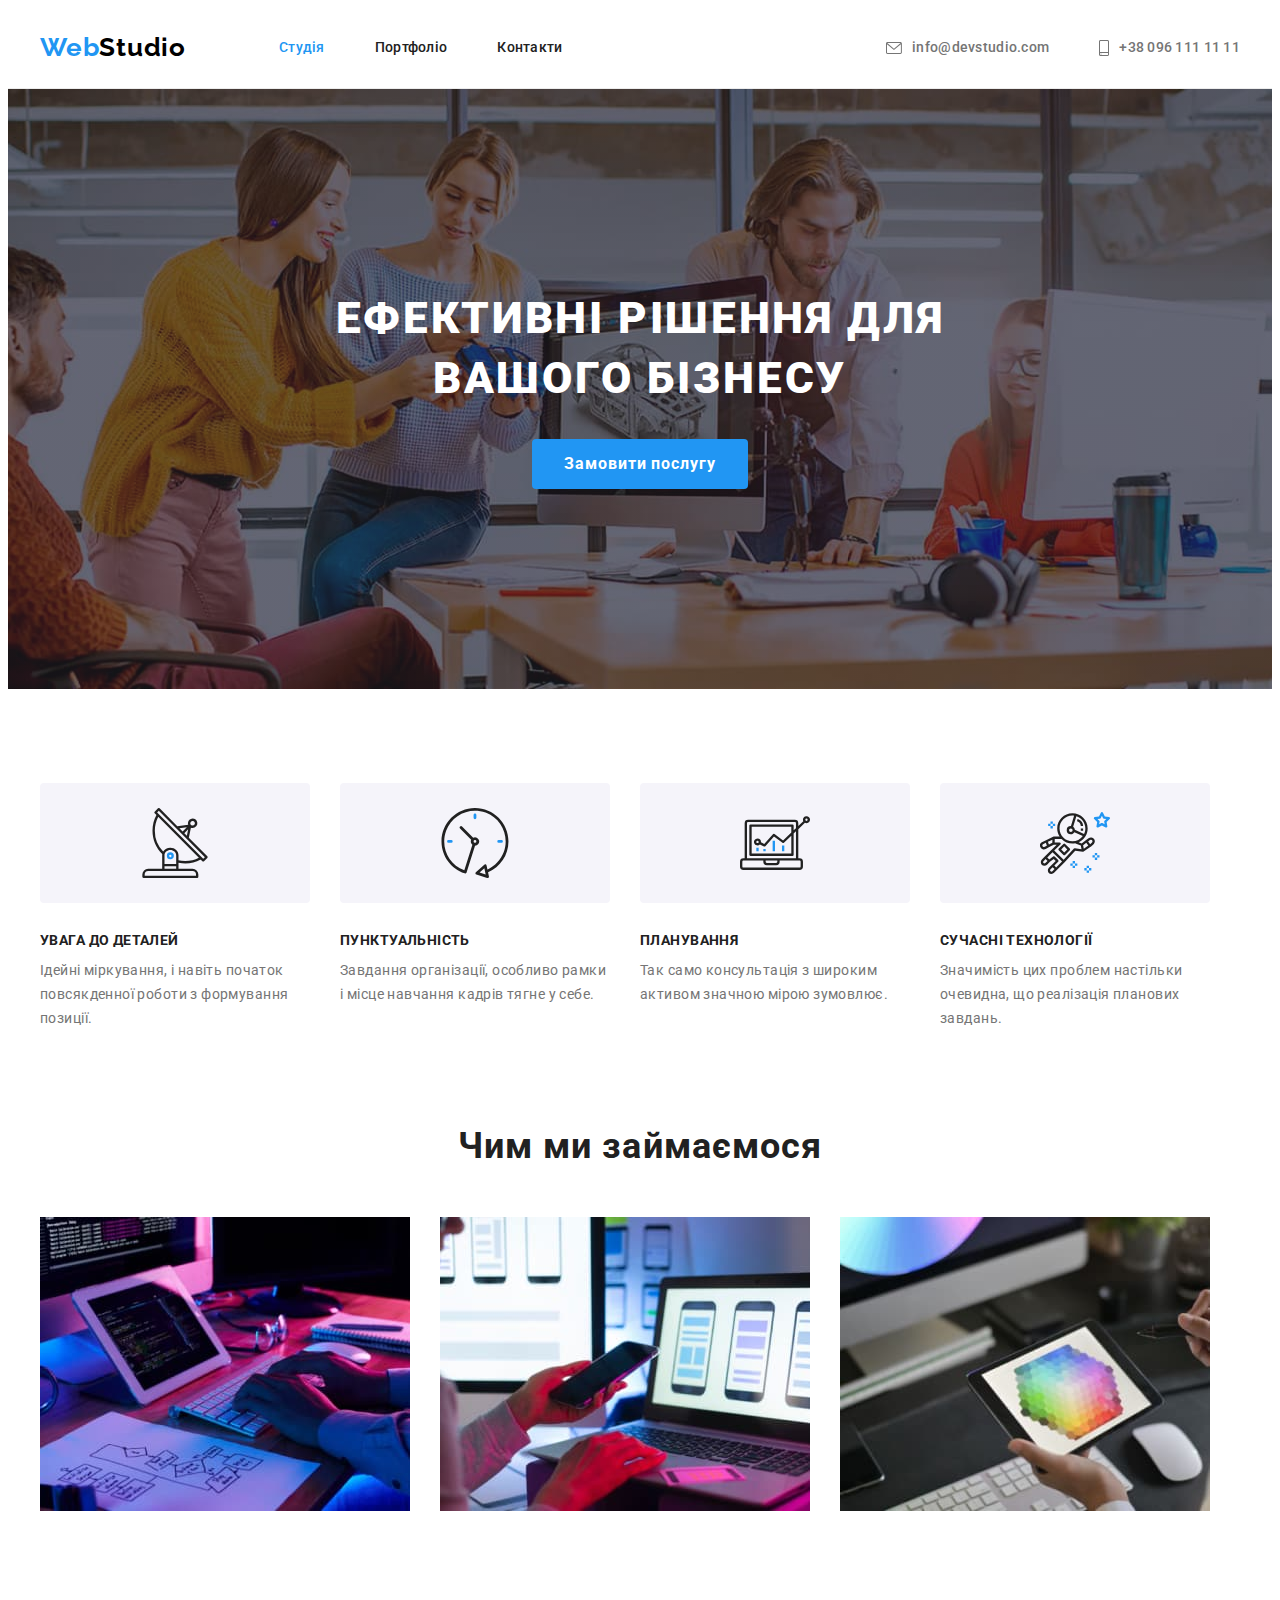
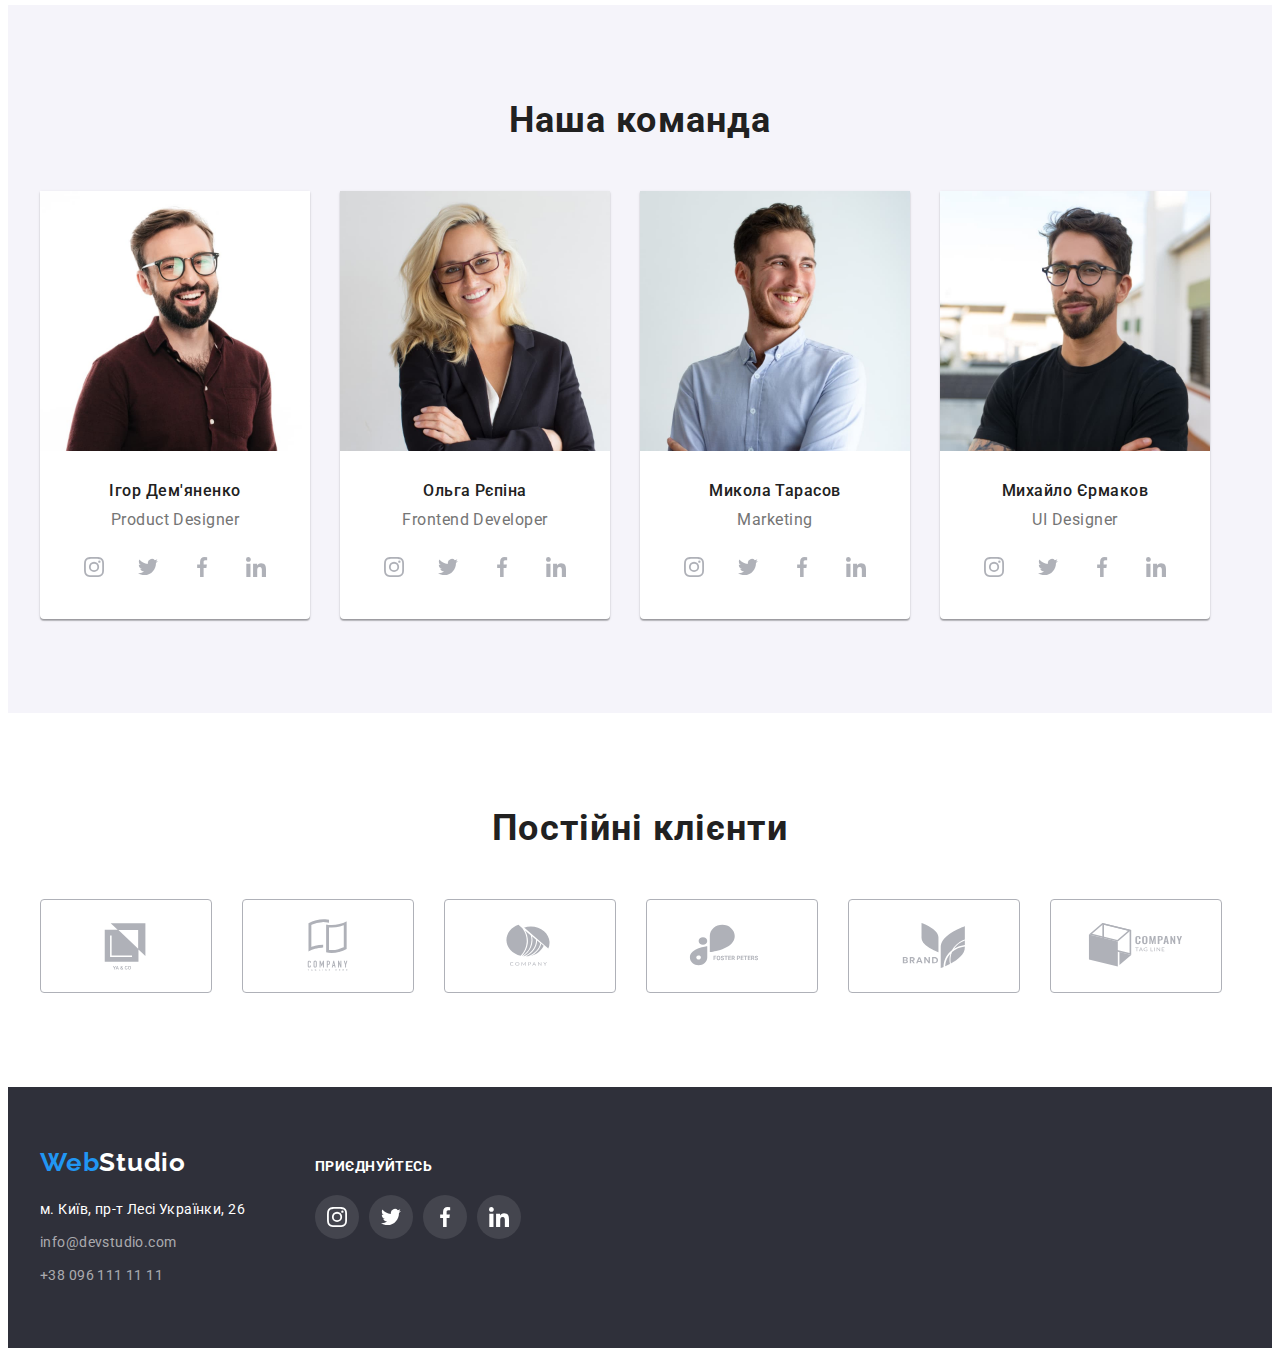
<file: index.html>
<!DOCTYPE html>
<html lang="uk">
  <head>
    <meta charset="UTF-8" />
    <meta http-equiv="X-UA-Compatible" content="IE=edge" />
    <meta name="viewport" content="width=device-width, initial-scale=1.0" />
    <title>GoIT Homwork No2 | Головна</title>
    <link
      href="https://fonts.googleapis.com/css2?family=Raleway:wght@700&family=Roboto:wght@400;500;700;900&display=swap"
      rel="stylesheet"
    />
    <link
      rel="stylesheet"
      href="https://cdnjs.cloudflare.com/ajax/libs/modern-normalize/1.1.0/modern-normalize.min.css"
      integrity="sha512-wpPYUAdjBVSE4KJnH1VR1HeZfpl1ub8YT/NKx4PuQ5NmX2tKuGu6U/JRp5y+Y8XG2tV+wKQpNHVUX03MfMFn9Q=="
      crossorigin="anonymous"
      referrerpolicy="no-referrer"
    />
    <link rel="stylesheet" href="./css/styles.css" />
  </head>
  <body>
    <header class="header">
      <div class="navigation container">
        <nav class="main-navigation">
          <a href="./index.html" class="logo upper"><span class="logo-blue">Web</span>Studio</a>
          <ul class="flex-schedule list">
            <li class="navigation-item">
              <a class="navigation-link is-active" href="./index.html">Студія</a>
            </li>
            <li class="navigation-item">
              <a class="navigation-link" href="./portfolio.html">Портфоліо</a>
            </li>
            <li class="navigation-item">
              <a class="navigation-link" href="">Контакти</a>
            </li>
          </ul>
        </nav>
        <div class="contacts-wrapper">
          <a class="navigation-contacts" href="mailto:info@devstudio.com">
            <svg class="contacts-icon" width="16px" height="12px">
              <use href="./images/icons.svg#icon-envelope"></use>
            </svg>
            info@devstudio.com
          </a>
          <a class="navigation-contacts" href="tel:+380961111111">
            <svg class="contacts-icon" width="10px" height="16px">
              <use href="./images/icons.svg#icon-smartphone"></use>
            </svg>
            +38 096 111 11 11
          </a>
        </div>
      </div>
    </header>
    <main>
      <!--Секція "герой"-->
      <section class="hero section">
        <div class="container">
          <h1 class="hero-title">Ефективні рішення для <br />вашого бізнесу</h1>
          <button type="button" class="hero-button">Замовити послугу</button>
        </div>
      </section>
      <!--Секція "Переваги"-->
      <section class="benefits section">
        <div class="container">
          <h2 class="visually-hidden">Переваги</h2>
          <ul class="flex-schedule list">
            <li class="features-item">
              <div class="feature-picture">
                <svg class="benefits-icon">
                  <use href="./images/icons.svg#icon-attention"></use>
                </svg>
              </div>
              <h3 class="features-title">УВАГА ДО ДЕТАЛЕЙ</h3>
              <p class="features-description">
                Ідейні міркування, і навіть початок повсякденної роботи з формування позиції.
              </p>
            </li>
            <li class="features-item">
              <div class="feature-picture">
                <svg class="benefits-icon">
                  <use href="./images/icons.svg#icon-punctuality"></use>
                </svg>
              </div>
              <h3 class="features-title">ПУНКТУАЛЬНІСТЬ</h3>
              <p class="features-description">
                Завдання організації, особливо рамки і місце навчання кадрів тягне у себе.
              </p>
            </li>
            <li class="features-item">
              <div class="feature-picture">
                <svg class="benefits-icon">
                  <use href="./images/icons.svg#icon-planning"></use>
                </svg>
              </div>
              <h3 class="features-title">ПЛАНУВАННЯ</h3>
              <p class="features-description">
                Так само консультація з широким активом значною мірою зумовлює.
              </p>
            </li>
            <li class="features-item">
              <div class="feature-picture">
                <svg class="benefits-icon">
                  <use href="./images/icons.svg#icon-technology"></use>
                </svg>
              </div>
              <h3 class="features-title">СУЧАСНІ ТЕХНОЛОГІЇ</h3>
              <p class="features-description">
                Значимість цих проблем настільки очевидна, що реалізація планових завдань.
              </p>
            </li>
          </ul>
        </div>
      </section>
      <!--Секція "Напрямки діяльності"-->
      <section class="section">
        <div class="container">
          <h2 class="section-caption">Чим ми займаємося</h2>
          <ul class="flex-schedule list">
            <li class="practice-item">
              <img
                src="./images/computer.jpg"
                alt="Програмування на комп‘ютері"
                width="370"
                height="294"
              />
            </li>
            <li class="practice-item">
              <img src="./images/laptop.jpg" alt="Верстка на комп‘ютері" width="370" height="294" />
            </li>
            <li class="practice-item">
              <img
                src="./images/tablet.jpg"
                alt="Підбір кольору на планшеті"
                width="370"
                height="294"
              />
            </li>
          </ul>
        </div>
      </section>
      <!--Секція "Про команду"-->
      <section class="section-team section">
        <div class="container">
          <h2 class="section-caption">Наша команда</h2>
          <ul class="flex-schedule list">
            <li class="team-item">
              <img
                class="team-image"
                src="./images/ihor.jpg"
                alt="Фото Ігора Дем‘яненко"
                width="270"
                height="260"
              />
              <div class="team-wrapper">
                <h3 class="team-name">Ігор Дем'яненко</h3>
                <p class="team-position" lang="en">Product Designer</p>
                <ul class="flex-schedule list">
                  <li class="media-item">
                    <a href="https://www.instagram.com" class="media-link">
                      <svg class="media-icon">
                        <use href="./images/icons.svg#icon-instagram"></use>
                      </svg>
                    </a>
                  </li>
                  <li class="media-item">
                    <a href="https://twitter.com" class="media-link">
                      <svg class="media-icon">
                        <use href="./images/icons.svg#icon-twitter"></use>
                      </svg>
                    </a>
                  </li>
                  <li class="media-item">
                    <a href="https://www.facebook.com" class="media-link">
                      <svg class="media-icon">
                        <use href="./images/icons.svg#icon-facebook"></use>
                      </svg>
                    </a>
                  </li>
                  <li class="media-item">
                    <a href="https://www.linkedin.com" class="media-link">
                      <svg class="media-icon">
                        <use href="./images/icons.svg#icon-linkedin"></use>
                      </svg>
                    </a>
                  </li>
                </ul>
              </div>
            </li>
            <li class="team-item">
              <img
                class="team-image"
                src="./images/olha.jpg"
                alt="Фото Ольги Рєпіної"
                width="270"
                height="260"
              />
              <div class="team-wrapper">
                <h3 class="team-name">Ольга Рєпіна</h3>
                <p class="team-position" lang="en">Frontend Developer</p>
                <ul class="flex-schedule list">
                  <li class="media-item">
                    <a href="https://www.instagram.com" class="media-link">
                      <svg class="media-icon">
                        <use href="./images/icons.svg#icon-instagram"></use>
                      </svg>
                    </a>
                  </li>
                  <li class="media-item">
                    <a href="https://twitter.com" class="media-link">
                      <svg class="media-icon">
                        <use href="./images/icons.svg#icon-twitter"></use>
                      </svg>
                    </a>
                  </li>
                  <li class="media-item">
                    <a href="https://www.facebook.com" class="media-link">
                      <svg class="media-icon">
                        <use href="./images/icons.svg#icon-facebook"></use>
                      </svg>
                    </a>
                  </li>
                  <li class="media-item">
                    <a href="https://www.linkedin.com" class="media-link">
                      <svg class="media-icon">
                        <use href="./images/icons.svg#icon-linkedin"></use>
                      </svg>
                    </a>
                  </li>
                </ul>
              </div>
            </li>
            <li class="team-item">
              <img
                class="team-image"
                src="./images/mykola.jpg"
                alt="Фото Миколи Тарасова"
                width="270"
                height="260"
              />
              <div class="team-wrapper">
                <h3 class="team-name">Микола Тарасов</h3>
                <p class="team-position" lang="en">Marketing</p>
                <ul class="flex-schedule list">
                  <li class="media-item">
                    <a href="https://www.instagram.com" class="media-link">
                      <svg class="media-icon">
                        <use href="./images/icons.svg#icon-instagram"></use>
                      </svg>
                    </a>
                  </li>
                  <li class="media-item">
                    <a href="https://twitter.com" class="media-link">
                      <svg class="media-icon">
                        <use href="./images/icons.svg#icon-twitter"></use>
                      </svg>
                    </a>
                  </li>
                  <li class="media-item">
                    <a href="https://www.facebook.com" class="media-link">
                      <svg class="media-icon">
                        <use href="./images/icons.svg#icon-facebook"></use>
                      </svg>
                    </a>
                  </li>
                  <li class="media-item">
                    <a href="https://www.linkedin.com" class="media-link">
                      <svg class="media-icon">
                        <use href="./images/icons.svg#icon-linkedin"></use>
                      </svg>
                    </a>
                  </li>
                </ul>
              </div>
            </li>
            <li class="team-item">
              <img
                class="team-image"
                src="./images/mykhailo.jpg"
                alt="Фото Михайла Єрмакова"
                width="270"
                height="260"
              />
              <div class="team-wrapper">
                <h3 class="team-name">Михайло Єрмаков</h3>
                <p class="team-position" lang="en">UI Designer</p>
                <ul class="flex-schedule list">
                  <li class="media-item">
                    <a href="https://www.instagram.com" class="media-link">
                      <svg class="media-icon">
                        <use href="./images/icons.svg#icon-instagram"></use>
                      </svg>
                    </a>
                  </li>
                  <li class="media-item">
                    <a href="https://twitter.com" class="media-link">
                      <svg class="media-icon">
                        <use href="./images/icons.svg#icon-twitter"></use>
                      </svg>
                    </a>
                  </li>
                  <li class="media-item">
                    <a href="https://www.facebook.com" class="media-link">
                      <svg class="media-icon">
                        <use href="./images/icons.svg#icon-facebook"></use>
                      </svg>
                    </a>
                  </li>
                  <li class="media-item">
                    <a href="https://www.linkedin.com" class="media-link">
                      <svg class="media-icon">
                        <use href="./images/icons.svg#icon-linkedin"></use>
                      </svg>
                    </a>
                  </li>
                </ul>
              </div>
            </li>
          </ul>
        </div>
      </section>
      <!-- Секція "Постійні клієнти" -->
      <section class="section">
        <div class="container">
          <h2 class="section-caption">Постійні клієнти</h2>
          <ul class="list clients">
            <li class="client-item">
              <a href="" class="client-link">
                <svg class="client-icon">
                  <use href="./images/icons.svg#icon-ya-company"></use>
                </svg>
              </a>
            </li>
            <li class="client-item">
              <a href="" class="client-link">
                <svg class="client-icon">
                  <use href="./images/icons.svg#icon-company-a"></use>
                </svg>
              </a>
            </li>
            <li class="client-item">
              <a href="" class="client-link">
                <svg class="client-icon">
                  <use href="./images/icons.svg#icon-company-b"></use>
                </svg>
              </a>
            </li>
            <li class="client-item">
              <a href="" class="client-link">
                <svg class="client-icon">
                  <use href="./images/icons.svg#icon-forest"></use>
                </svg>
              </a>
            </li>
            <li class="client-item">
              <a href="" class="client-link">
                <svg class="client-icon">
                  <use href="./images/icons.svg#icon-brand"></use>
                </svg>
              </a>
            </li>
            <li class="client-item">
              <a href="" class="client-link">
                <svg class="client-icon">
                  <use href="./images/icons.svg#icon-company-c"></use>
                </svg>
              </a>
            </li>
          </ul>
        </div>
      </section>
    </main>

    <footer class="footer">
      <div class="container footer-flex">
        <div class="address-info">
          <a href="./index.html" class="logo lower"><span class="logo-blue">Web</span>Studio</a>
          <address>
            <ul class="list">
              <li class="address-list">
                <a
                  class="address"
                  href="https://goo.gl/maps/Dzyk4giRB26Cq9mM9"
                  rel="noopener noreffer"
                >
                  м. Київ, пр-т Лесі Українки, 26
                </a>
              </li>
              <li class="address-list">
                <a class="address contacts" href="mailto:info@devstudio.com">info@devstudio.com</a>
              </li>
              <li class="address-list">
                <a class="address contacts" href="tel:+380961111111">+38 096 111 11 11</a>
              </li>
            </ul>
          </address>
        </div>
        <div class="social-media">
          <h3 class="media-title">приєднуйтесь</h3>
          <ul class="flex-schedule list">
            <li class="media-item">
              <a href="https://www.instagram.com" class="media-link grey-circle">
                <svg class="media-icon footer-media">
                  <use href="./images/icons.svg#icon-instagram"></use>
                </svg>
              </a>
            </li>
            <li class="media-item">
              <a href="https://twitter.com" class="media-link grey-circle">
                <svg class="media-icon footer-media">
                  <use href="./images/icons.svg#icon-twitter"></use>
                </svg>
              </a>
            </li>
            <li class="media-item">
              <a href="https://www.facebook.com" class="media-link grey-circle">
                <svg class="media-icon footer-media">
                  <use href="./images/icons.svg#icon-facebook"></use>
                </svg>
              </a>
            </li>
            <li class="media-item">
              <a href="https://www.linkedin.com" class="media-link grey-circle">
                <svg class="media-icon footer-media">
                  <use href="./images/icons.svg#icon-linkedin"></use>
                </svg>
              </a>
            </li>
          </ul>
        </div>
      </div>
    </footer>
  </body>
</html>
</file>
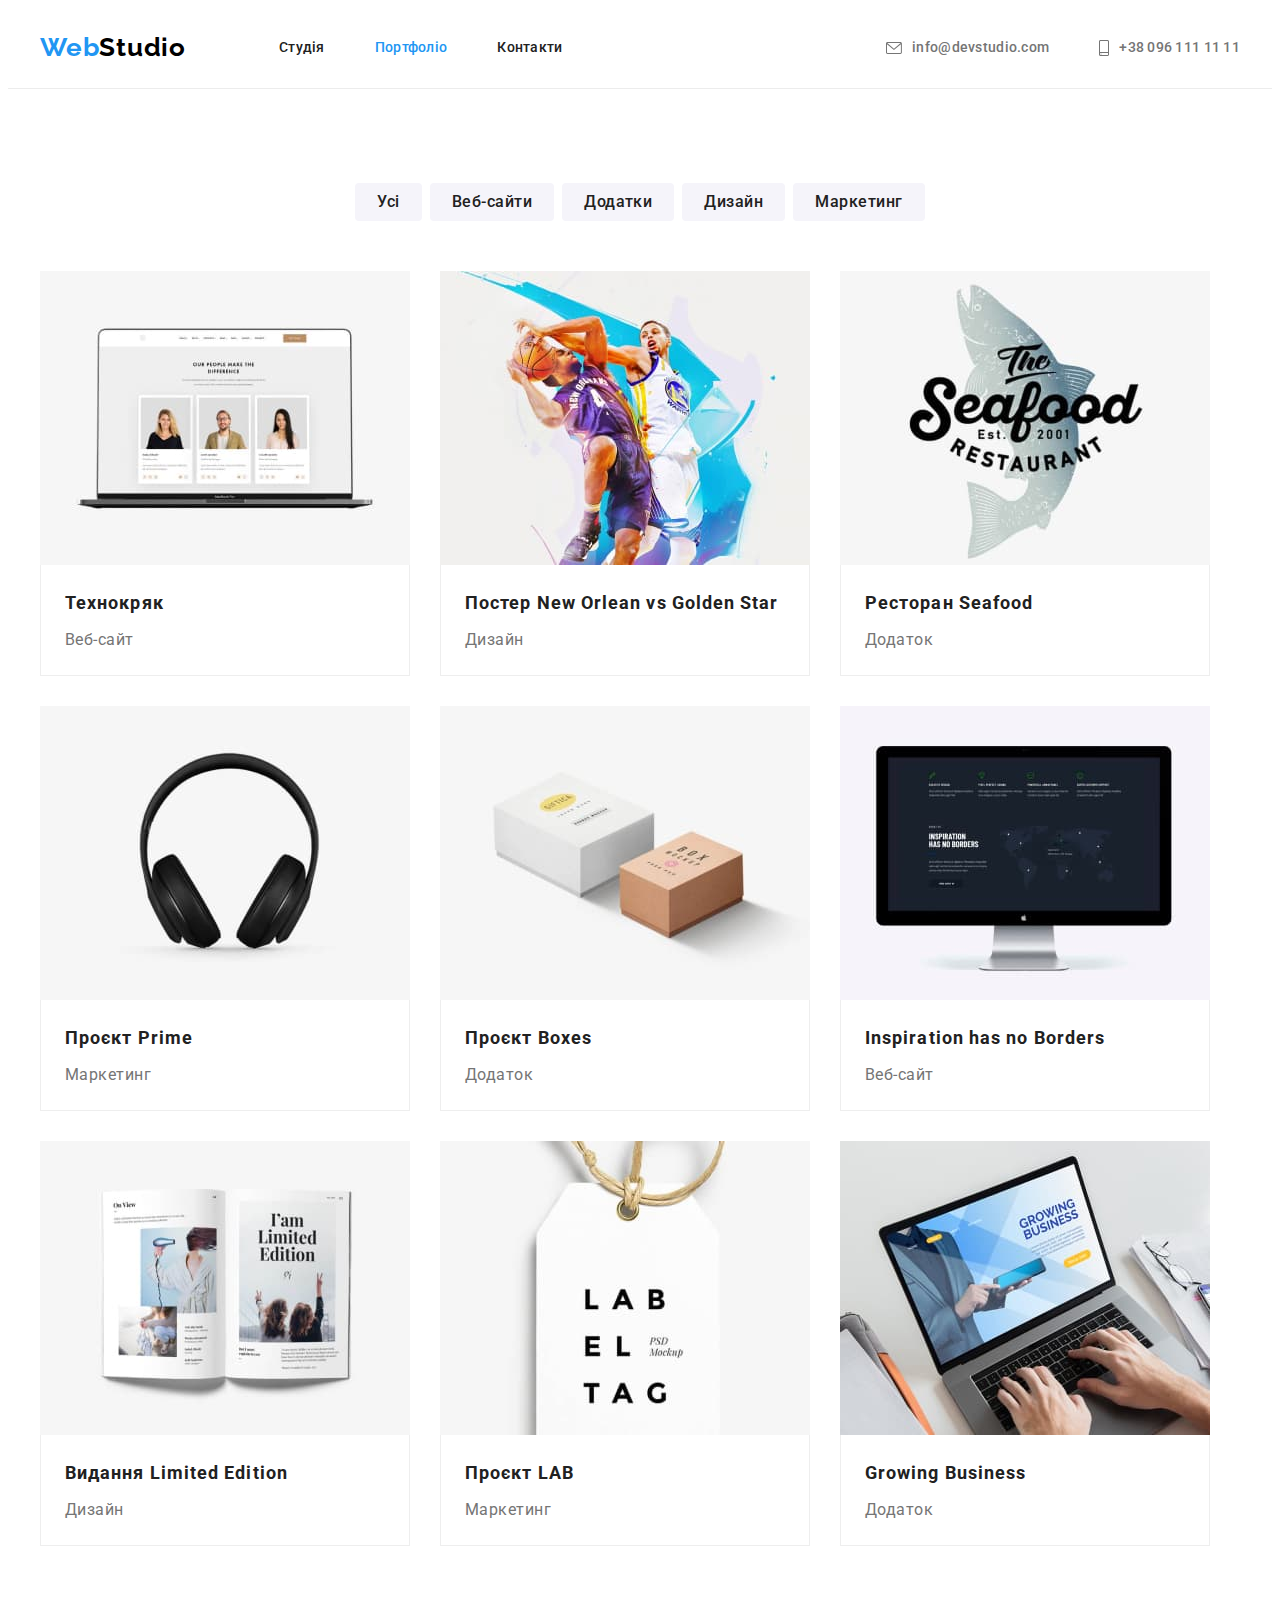
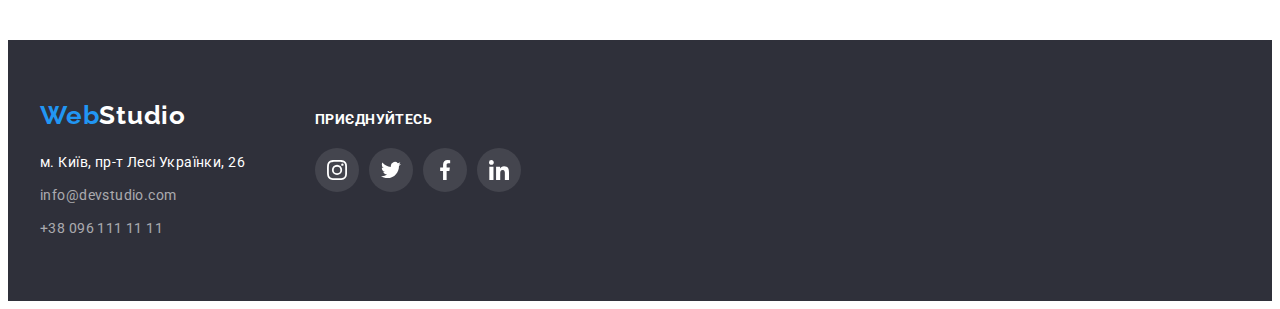
<file: portfolio.html>
<!DOCTYPE html>
<html lang="uk">
  <head>
    <meta charset="UTF-8" />
    <meta http-equiv="X-UA-Compatible" content="IE=edge" />
    <meta name="viewport" content="width=device-width, initial-scale=1.0" />
    <title>GoIT Homwork No2 | Головна</title>
    <link
      href="https://fonts.googleapis.com/css2?family=Raleway:wght@700&family=Roboto:wght@400;500;700;900&display=swap"
      rel="stylesheet"
    />
    <link
      rel="stylesheet"
      href="https://cdnjs.cloudflare.com/ajax/libs/modern-normalize/1.1.0/modern-normalize.min.css"
      integrity="sha512-wpPYUAdjBVSE4KJnH1VR1HeZfpl1ub8YT/NKx4PuQ5NmX2tKuGu6U/JRp5y+Y8XG2tV+wKQpNHVUX03MfMFn9Q=="
      crossorigin="anonymous"
      referrerpolicy="no-referrer"
    />
    <link rel="stylesheet" href="./css/styles.css" />
  </head>
  <body>
    <header class="header">
      <div class="navigation container">
        <nav class="main-navigation">
          <a href="./index.html" class="logo upper"><span class="logo-blue">Web</span>Studio</a>
          <ul class="flex-schedule list">
            <li class="navigation-item">
              <a class="navigation-link" href="./index.html">Студія</a>
            </li>
            <li class="navigation-item">
              <a class="navigation-link is-active" href="./portfolio.html">Портфоліо</a>
            </li>
            <li class="navigation-item">
              <a class="navigation-link" href="">Контакти</a>
            </li>
          </ul>
        </nav>
        <div class="contacts-wrapper">
          <a class="navigation-contacts" href="mailto:info@devstudio.com">
            <svg class="contacts-icon" width="16px" height="12px">
              <use href="./images/icons.svg#icon-envelope"></use>
            </svg>
            info@devstudio.com
          </a>
          <a class="navigation-contacts" href="tel:+380961111111">
            <svg class="contacts-icon" width="10px" height="16px">
              <use href="./images/icons.svg#icon-smartphone"></use>
            </svg>
            +38 096 111 11 11
          </a>
        </div>
      </div>
    </header>
    <main>
      <section class="portfolio section">
        <div class="container">
          <h1 class="visually-hidden">Портфоліо</h1>
          <ul class="flex-schedule buttons list">
            <li class="filter-item">
              <button type="button" class="filter-button">Усі</button>
            </li>
            <li class="filter-item">
              <button type="button" class="filter-button">Веб-сайти</button>
            </li>
            <li class="filter-item">
              <button type="button" class="filter-button">Додатки</button>
            </li>
            <li class="filter-item">
              <button type="button" class="filter-button">Дизайн</button>
            </li>
            <li class="filter-item">
              <button type="button" class="filter-button">Маркетинг</button>
            </li>
          </ul>
          <ul class="flex-schedule flex-wrap list">
            <li class="portfolio-item">
              <img
                class="portfolio-image"
                src="./images/technocrack.jpg"
                alt="Макбук з відкритим сайтом Технокряк"
                width="370"
                height="294"
              />
              <div class="portfolio-box">
                <h2 class="project-name">Технокряк</h2>
                <p class="project-type">Веб-сайт</p>
              </div>
            </li>
            <li class="portfolio-item">
              <img
                class="portfolio-image"
                src="./images/poster-new-orlean.jpg"
                alt="Два ігроки Нью-Орлеана та Голден-Стара змагаються за баскетбольний м‘яч"
                width="370"
                height="294"
              />
              <div class="portfolio-box">
                <h2 class="project-name">Постер New Orlean vs Golden Star</h2>
                <p class="project-type">Дизайн</p>
              </div>
            </li>
            <li class="portfolio-item">
              <img
                class="portfolio-image"
                src="./images/seafood-app.jpg"
                alt="Логотип ресторану Сіфуд з рибою на фоні"
                width="370"
                height="294"
              />
              <div class="portfolio-box">
                <h2 class="project-name">Ресторан Seafood</h2>
                <p class="project-type">Додаток</p>
              </div>
            </li>
            <li class="portfolio-item">
              <img
                class="portfolio-image"
                src="./images/prime-project.jpg"
                alt="Навушники на сірому тлі"
                width="370"
                height="294"
              />
              <div class="portfolio-box">
                <h2 class="project-name">Проєкт Prime</h2>
                <p class="project-type">Маркетинг</p>
              </div>
            </li>
            <li class="portfolio-item">
              <img
                class="portfolio-image"
                src="./images/boxes-app.jpg"
                alt="Сіра та коричнева коробки на сірому тлі"
                width="370"
                height="294"
              />
              <div class="portfolio-box">
                <h2 class="project-name">Проєкт Boxes</h2>
                <p class="project-type">Додаток</p>
              </div>
            </li>
            <li class="portfolio-item">
              <img
                class="portfolio-image"
                src="./images/inspiration-site.jpg"
                alt="Аймак з вікритим сайтом Натхнення без кордонів"
                width="370"
                height="294"
              />
              <div class="portfolio-box">
                <h2 class="project-name">Inspiration has no Borders</h2>
                <p class="project-type">Веб-сайт</p>
              </div>
            </li>
            <li class="portfolio-item">
              <img
                class="portfolio-image"
                src="./images/limited-edition.jpg"
                alt="Розгорненний екземпляр журналу Лімітед едішин"
                width="370"
                height="294"
              />
              <div class="portfolio-box">
                <h2 class="project-name">Видання Limited Edition</h2>
                <p class="project-type">Дизайн</p>
              </div>
            </li>
            <li class="portfolio-item">
              <img
                class="portfolio-image"
                src="./images/lab-project.jpg"
                alt="Біла лейба з написом labeltag"
                width="370"
                height="294"
              />
              <div class="portfolio-box">
                <h2 class="project-name">Проєкт LAB</h2>
                <p class="project-type">Маркетинг</p>
              </div>
            </li>
            <li class="portfolio-item">
              <img
                class="portfolio-image"
                src="./images/growing-app.jpg"
                alt="Ноутбук з відкритим додатком growing business"
                width="370"
                height="294"
              />
              <div class="portfolio-box">
                <h2 class="project-name">Growing Business</h2>
                <p class="project-type">Додаток</p>
              </div>
            </li>
          </ul>
        </div>
      </section>
    </main>
    <footer class="footer">
      <div class="container footer-flex">
        <div class="address-info">
          <a href="./index.html" class="logo lower"><span class="logo-blue">Web</span>Studio</a>
          <address>
            <ul class="list">
              <li class="address-list">
                <a
                  class="address"
                  href="https://goo.gl/maps/Dzyk4giRB26Cq9mM9"
                  rel="noopener noreffer"
                >
                  м. Київ, пр-т Лесі Українки, 26
                </a>
              </li>
              <li class="address-list">
                <a class="address contacts" href="mailto:info@devstudio.com">info@devstudio.com</a>
              </li>
              <li class="address-list">
                <a class="address contacts" href="tel:+380961111111">+38 096 111 11 11</a>
              </li>
            </ul>
          </address>
        </div>
        <div class="social-media">
          <h3 class="media-title">приєднуйтесь</h3>
          <ul class="flex-schedule list">
            <li class="media-item">
              <a href="https://www.instagram.com" class="media-link grey-circle">
                <svg class="media-icon footer-media">
                  <use href="./images/icons.svg#icon-instagram"></use>
                </svg>
              </a>
            </li>
            <li class="media-item">
              <a href="https://twitter.com" class="media-link grey-circle">
                <svg class="media-icon footer-media">
                  <use href="./images/icons.svg#icon-twitter"></use>
                </svg>
              </a>
            </li>
            <li class="media-item">
              <a href="https://www.facebook.com" class="media-link grey-circle">
                <svg class="media-icon footer-media">
                  <use href="./images/icons.svg#icon-facebook"></use>
                </svg>
              </a>
            </li>
            <li class="media-item">
              <a href="https://www.linkedin.com" class="media-link grey-circle">
                <svg class="media-icon footer-media">
                  <use href="./images/icons.svg#icon-linkedin"></use>
                </svg>
              </a>
            </li>
          </ul>
        </div>
      </div>
    </footer>
  </body>
</html>
</file>
<file: css/styles.css>
/* 

Основні налаштування на сторінці:


-Основний колір тексту сторінки: #212121;
-Другорядний колір тексту сторінки: #757575;
-Білий колір тексту: #FFFFFF;
-Синій колір тексту та кнопок: #2196F3;

-Основний колір фону <header>: #ffffff;
-Основний колір фону сторінки: #f5f5f5;
-Другорядний колір фону сторінки: #F5F4FA;
-Основний темний колір фону <footer>: #2F303A;

-Осноинй шрифт сторінки: Roboto;
-Другорядний шрифт сторінки: Raleway;

*/

:root {
  --medium-font-weight: 500;
  --bold-font-weight: 700;
  --black-font-weight: 900;

  --primary-text-color: #212121;
  --secondary-text-color: #757575;
  --contacts-color: rgba(255, 255, 255, 0.6);
  --soc-media-color: #afb1b8;

  --black-color: #000000;
  --white-color: #ffffff;
  --blue-color: #2196f3;

  --light-grey-color: #f5f5f5;
  --primary-background-color: #f5f4fa;
  --dark-grey-color: #2f303a;
  --header-border-color: #ececec;
  --portfolio-border-color: #eeeeee;
  --grey-circle-bg-color: rgba(255, 255, 255, 0.1);
}

/* Налаштування основних позицій */

body {
  font-family: 'Roboto', sans-serif;

  background-color: var(--white-color);
  color: var(--primary-text-color);
}

h1,
h2,
h3,
h4,
h5,
h6,
p {
  margin: 0;
  padding: 0;
}

img {
  display: block;
}

.list {
  list-style: none;
  padding: 0;
  margin: 0;
}

.section {
  padding-top: 94px;
  padding-bottom: 94px;
}
.container {
  width: 1200px;
  padding-left: 15px;
  padding-right: 15px;
  margin: 0 auto;
}

.visually-hidden {
  position: absolute;
  width: 1px;
  height: 1px;
  margin: -1px;
  border: 0;
  padding: 0;

  white-space: nowrap;
  clip-path: inset(100%);
  clip: rect(0 0 0 0);
  overflow: hidden;
}

.navigation.container,
.main-navigation,
.flex-schedule,
.contacts-wrapper,
.navigation-contacts,
.clients {
  display: flex;
}

/* Налаштування логотипу */

.logo {
  display: block;

  font-family: 'Raleway', sans-serif;
  font-weight: 700;
  font-size: 26px;
  line-height: 1.19;
  letter-spacing: 0.03em;
  text-decoration: none;

  color: var(--black-color);
}

.logo-blue {
  color: var(--blue-color);
}

.logo.lower {
  color: var(--white-color);
}

.logo.upper {
  padding-top: 24px;
  padding-bottom: 25px;
  margin-right: 93px;
}

/* Налаштування <header> */

.header {
  border-bottom-width: 1px;
  border-bottom-style: solid;
  border-bottom-color: var(--header-border-color);
}

.navigation-item:not(:last-child) {
  margin-right: 50px;
}

.navigation-link {
  display: block;
  padding-top: 32px;
  padding-bottom: 32px;
}

.navigation-link,
.navigation-contacts {
  text-decoration: none;
  font-weight: var(--medium-font-weight);
  font-size: 14px;
  line-height: 1.14;
  letter-spacing: 0.02em;
}

.navigation-link {
  color: inherit;
}

.navigation-link.is-active {
  color: var(--blue-color);
}

.contacts-wrapper {
  margin-left: auto;
}

.navigation-contacts {
  align-items: center;
  padding-top: 32px;
  padding-bottom: 32px;

  color: var(--secondary-text-color);
}

.navigation-contacts:not(:last-child) {
  margin-right: 50px;
}

.contacts-icon {
  margin-right: 10px;
  fill: currentColor;
}

.navigation-link:hover,
.navigation-link:focus,
.navigation-contacts:hover,
.navigation-contacts:focus,
.address:hover,
.address:focus {
  color: var(--blue-color);
  fill: var(--blue-color);
}

/* Налаштування <footer> */

.footer {
  padding-top: 60px;
  padding-bottom: 60px;

  background-color: var(--dark-grey-color);
}

.footer-flex {
  display: flex;
  align-items: baseline;
}

.address-info {
  margin-right: 70px;
}

.logo.lower {
  margin-bottom: 20px;
}

.address-list:not(:last-child) {
  margin-bottom: 9px;
}

.address {
  text-decoration: none;
  font-style: normal;
  font-size: 14px;
  line-height: 1.71;
  letter-spacing: 0.03em;
  color: var(--white-color);
}

.contacts {
  color: var(--contacts-color);
}

.media-title {
  margin-bottom: 20px;

  font-weight: var(--bold-font-weight);
  font-size: 14px;
  line-height: 1.14;
  letter-spacing: 0.03em;
  text-transform: uppercase;

  color: var(--white-color);
}

/* Налаштування іконок соціальних мереж */

.media-item:not(:last-child) {
  margin-right: 10px;
}

.media-link {
  display: flex;
  justify-content: center;
  align-items: center;
  width: 44px;
  height: 44px;
  border-radius: 50%;

  color: var(--soc-media-color);
}

.media-icon {
  width: 20px;
  height: 20px;
  fill: currentColor;
}

.grey-circle {
  background-color: var(--grey-circle-bg-color);
}

.media-link:hover,
.media-link:focus {
  background-color: var(--blue-color);
  color: var(--white-color);
}

.footer-media {
  fill: var(--white-color);
}

/* Налаштування <main> для index.html */

/* Секція Герой */

.hero {
  max-width: 1600px;
  padding-top: 200px;
  padding-bottom: 200px;
  margin: 0 auto;

  text-align: center;

  background-color: var(--dark-grey-color);
  background-image: linear-gradient(rgba(47, 48, 58, 0.4), rgba(47, 48, 58, 0.4)),
    url(../images/background-hero.jpg);
  background-position: center;
  background-size: cover;
  background-repeat: no-repeat;
}

.hero-title {
  margin-bottom: 30px;

  font-weight: var(--black-font-weight);
  font-size: 44px;
  line-height: 1.36;
  text-align: center;
  letter-spacing: 0.06em;
  text-transform: uppercase;

  color: var(--white-color);
}

.hero-button,
.filter-button,
.feature-picture {
  border-width: 0;
  border-radius: 4px;
  border-color: transparent;
}

.hero-button {
  padding: 10px 32px;

  font-family: inherit;
  font-weight: var(--bold-font-weight);
  font-size: 16px;
  line-height: 1.88;
  letter-spacing: 0.06em;

  color: var(--white-color);
  background-color: var(--blue-color);
}

.hero-button:hover {
  cursor: pointer;
}

/* Налаштування секції "Переваги" */

.benefits {
  padding-bottom: 0;
}

.features-item {
  width: 270px;
}

.features-item:not(:last-child) {
  margin-right: 30px;
}

.feature-picture {
  width: 270px;
  height: 120px;
  margin-bottom: 30px;
  display: flex;
  justify-content: center;
  align-items: center;
  background-color: var(--primary-background-color);
}

.benefits-icon {
  width: 70px;
  height: 70px;
}

.features-title {
  margin-bottom: 10px;

  font-weight: var(--bold-font-weight);
  font-size: 14px;
  line-height: 1.14;
  letter-spacing: 0.03em;
  text-transform: uppercase;
}

.features-description {
  font-size: 14px;
  line-height: 1.71;
  letter-spacing: 0.03em;

  color: var(--secondary-text-color);
}

/* Секція "Напрямки діяльності" */

.section-caption {
  margin-bottom: 50px;

  font-weight: var(--bold-font-weight);
  font-size: 36px;
  line-height: 1.17;
  text-align: center;
  letter-spacing: 0.03em;
}

.practice-item:not(:last-child) {
  margin-right: 30px;
}

/* Налаштування секції "Про команду" */

.section-team {
  background-color: var(--primary-background-color);
}

.team-item {
  border-bottom-left-radius: 4px;
  border-bottom-right-radius: 4px;
  box-shadow: 0px 1px 3px rgba(0, 0, 0, 0.12), 0px 1px 1px rgba(0, 0, 0, 0.14),
    0px 2px 1px rgba(0, 0, 0, 0.2);

  text-align: center;

  background-color: var(--white-color);
}

.team-item:not(:last-child) {
  margin-right: 30px;
}

.team-wrapper {
  padding: 30px 32px;
}

.team-name {
  margin-bottom: 10px;

  font-weight: 500;
  font-size: 16px;
  line-height: 1.19;
  letter-spacing: 0.03em;
}

.team-position {
  margin-bottom: 16px;

  font-size: 16px;
  line-height: 1.19;
  letter-spacing: 0.03em;

  color: var(--secondary-text-color);
}

/* Секція "Постійні клієнти" */

.client-item {
  margin-right: 30px;
}

.client-item:last-child {
  margin-right: 0;
}

.client-link {
  display: flex;
  justify-content: center;
  align-items: center;
  width: 170px;
  height: 92px;
  border: 1px solid var(--soc-media-color);
  border-radius: 4px;

  color: var(--soc-media-color);
}

.client-link:hover,
.client-link:focus {
  color: var(--blue-color);
  border-color: var(--blue-color);
}

.client-icon {
  width: 106px;
  height: 60px;
  fill: currentColor;
}

/* Налаштування <main> сторінки "Портфоліо" */

.buttons {
  justify-content: center;
  margin-bottom: 50px;
}

.filter-item:not(:last-child) {
  margin-right: 8px;
}

.filter-button {
  padding: 6px 22px;

  font-family: inherit;
  font-weight: var(--medium-font-weight);
  font-size: 16px;
  line-height: 1.63;
  letter-spacing: 0.03em;

  color: inherit;
  background-color: var(--primary-background-color);

  cursor: pointer;
}

.filter-button:hover,
.filter-button:focus {
  color: var(--white-color);
  background-color: var(--blue-color);
  box-shadow: 0px 3px 1px rgba(0, 0, 0, 0.1), 0px 1px 2px rgba(0, 0, 0, 0.08),
    0px 2px 2px rgba(0, 0, 0, 0.12);
}

.flex-wrap {
  flex-wrap: wrap;
}

.portfolio-item {
  margin-right: 30px;
  margin-bottom: 30px;
}

.portfolio-item:hover,
.portfolio-item:focus {
  box-shadow: 0px 1px 1px rgba(0, 0, 0, 0.12), 0px 4px 4px rgba(0, 0, 0, 0.06),
    1px 4px 6px rgba(0, 0, 0, 0.16);
}

.portfolio-item:nth-child(3n) {
  margin-right: 0;
}

.portfolio-item:nth-last-child(-n + 3) {
  margin-bottom: 0;
}

.portfolio-box {
  padding: 20px 24px;
  border: 1px solid var(--portfolio-border-color);
  border-top: none;
}

.project-name {
  margin-bottom: 4px;

  font-weight: var(--bold-font-weight);
  font-size: 18px;
  line-height: 2;
  letter-spacing: 0.06em;
}

.project-type {
  font-size: 16px;
  line-height: 1.88;
  letter-spacing: 0.03em;

  color: var(--secondary-text-color);
}
</file>
